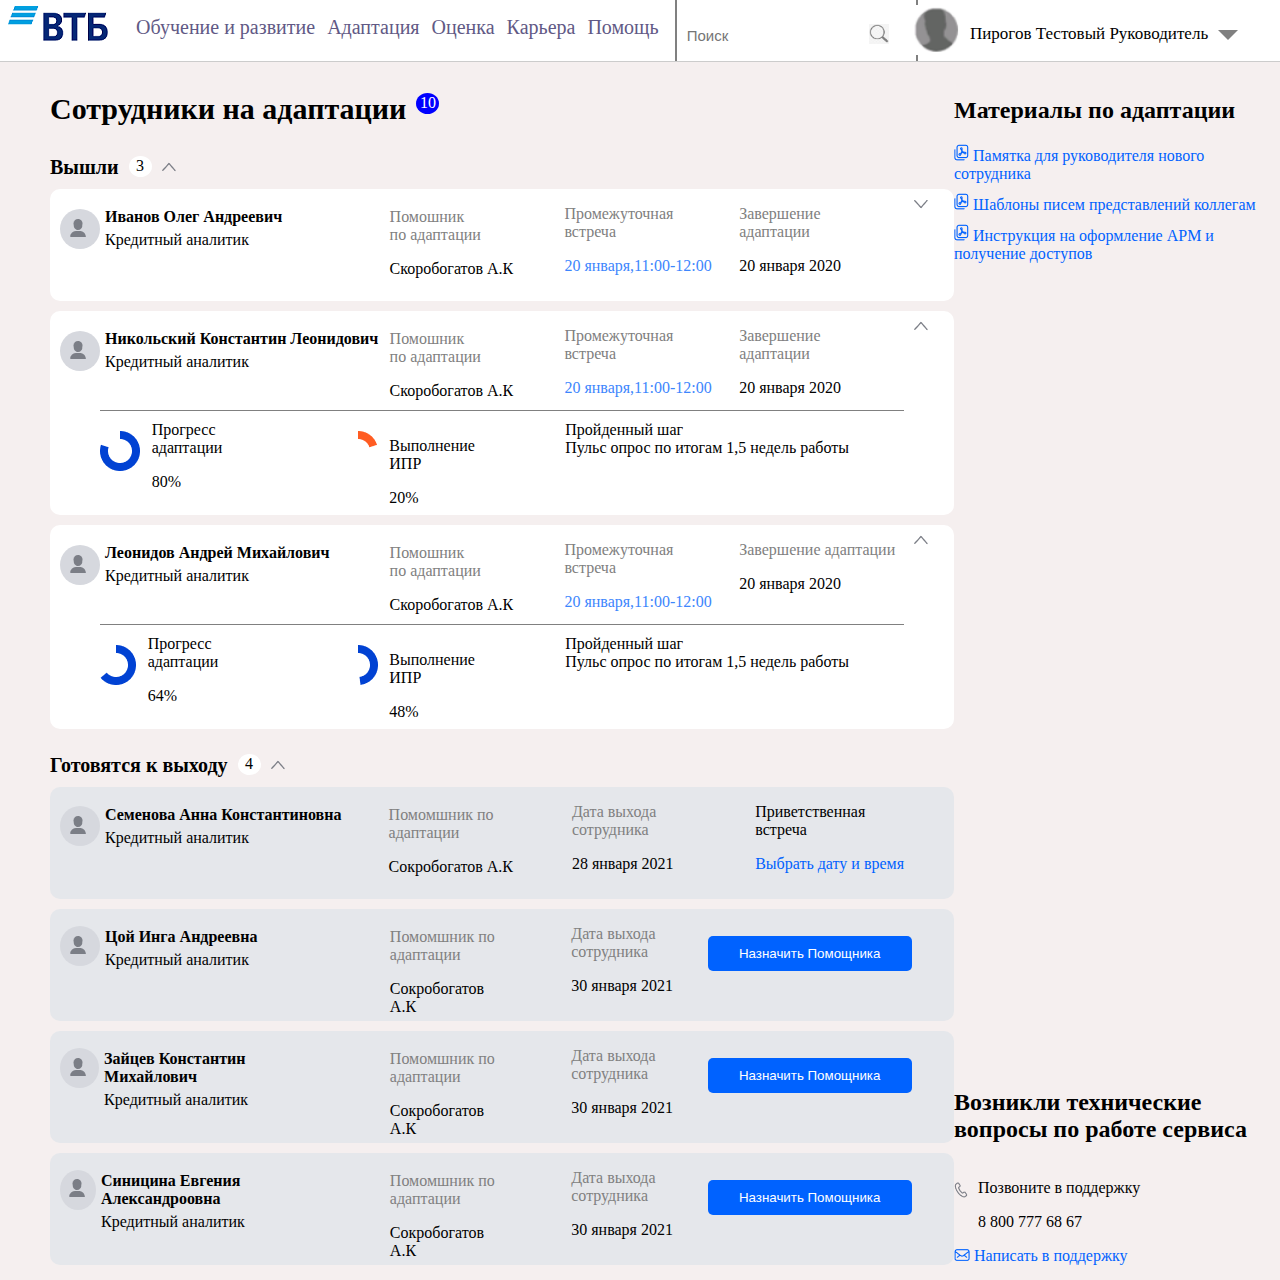
<file: index.html>
<!DOCTYPE html>
<html lang="en">
<head>
    <meta charset="UTF-8">
    <meta name="viewport" content="width=device-width, initial-scale=1.0">
    <link rel="stylesheet" href="./styles.css">
    <title>ВТБ</title>
</head>
<body>
    <div class="container">
        <header class="header">
            <div class="logo"></div>
            <div class="nav_container">
                <nav>
                    <ul class="menu">
                        <li class="menu_item">
                            <a class="menu_item_link">Обучение и развитие</a>
                        </li>
                        <li class="menu_item">
                            <a class="menu_item_link">Адаптация</a>
                        </li>
                        <li class="menu_item">
                            <a class="menu_item_link">Оценка</a>
                        </li>
                        <li class="menu_item">
                            <a class="menu_item_link">Карьера</a>
                        </li>
                        <li class="menu_item">
                            <a class="menu_item_link">Помощь</a>
                        </li>
                    </ul>
                </nav>
            </div>
            <div class="search_bar">
                <div style="display: flex;">
                    <input type="text" class="search_bar_input" placeholder="Поиск"/>
                    <img src="./img/search.png" width="20px" height="20px" class="search_icon"/>
                </div>
            </div>
            <div class="user_section">
                    <img class="user_image" alt="uaer_image" src="./img/profile.png"/>
                    <p class="user_name">Пирогов Тестовый Руководитель</p>
                    <div class="triangle"></div>
            </div>
        </header>
        <main class="blocks_wrapper">
            <!-- Левый блок-->
        <div class="left_block">
            <!-- Адаптация-->
            <section class="staff">
                <h3>Сотрудники на адаптации</h3>
                <div class="num_value">10</div>
            </section>
            <!-- Конец Адаптация-->
            <!-- Количество-->
            <div class="working_staff_amount">
                <span class="working_stuff_vishli">Вышли</span>
                <div class="working_staff_amount_number">3</div>
                <div class="working_staff_amount_arrow"></div>
            </div>
            <!--Конец Количество-->
            <!--Вышли-->
            <section class="working_staff">
                <div class="working_staff_person shorter">
                    <div class="working_staff_person_inner">
                        <div class="working_staff_person_image_bg">
                            <img class="working_staff_person_image" src="./img/profilepic.png" width="16px" height="18px"/>
                        </div>
                        <div>
                            <h4 class="working_staff_person_name">Иванов Олег Андреевич</h4>
                            <p class="working_staff_person_job">Кредитный аналитик</p>
                        </div>
                    </div>
                    <div class="working_staff_person_helper">
                        <p>Помошник <br>по адаптации</p>
                        <span>Скоробогатов А.К</span>
                    </div>
                    <div class="working_staff_person_meeting">
                        <p>Промежуточная <br>встреча</p>
                        <span>20 января,11:00-12:00</span>
                    </div>
                    <div class="working_staff_person_end">
                        <p>Завершение <br>адаптации</p>
                        <span>20 января 2020</span>
                    </div>
                    <div class="working_staff_person_toggle arrow_down"></div>
                </div>
                <div class="working_staff_person_opened longer">
                    <div class="working_staff_person_wrapper">
                        <div class="working_staff_person_inner">
                            <div class="working_staff_person_image_bg">
                                <img class="working_staff_person_image" src="./img/profilepic.png" width="16px" height="18px"/>
                            </div>
                            <div>
                                <h4 class="working_staff_person_name">Никольский Константин Леонидович</h4>
                                <p class="working_staff_person_job">Кредитный аналитик</p>
                            </div>
                        </div>
                        <div class="working_staff_person_helper">
                            <p>Помошник <br>по адаптации</p>
                            <span>Скоробогатов А.К</span>
                        </div>
                        <div class="working_staff_person_meeting">
                            <p>Промежуточная <br>встреча</p>
                            <span>20 января,11:00-12:00</span>
                        </div>
                        <div class="working_staff_person_end">
                            <p>Завершение <br>адаптации</p>
                            <span>20 января 2020</span>
                        </div>
                        <div class="working_staff_person_toggle arrow_up"></div>
                    </div>
                    <div class="horizontal_line">
                    </div>
                    <div class="working_staff_person_progress_block">
                        <div class="working_staff_person_progress_adaptation">
                            <img src="./img/80.png" class="progress_line_first"/>
                            <div>
                                <p class="adaptation_text">Прогресс адаптации</p>
                                <span>80%</span>
                            </div>
                        </div>
                        <div class="working_staff_person_progress_adaptation">
                            <img src="./img/20.png" class="progress_line_second"/>
                            <div class="working_staff_person_progress_IPR">
                                <p>Выполнение ИПР</p>
                                <span>20%</span>
                            </div>
                        </div>
                        <div class="working_staff_person_progress_steps">
                            <div>Пройденный шаг</div>
                            <div>Пульс опрос по итогам 1,5 недель работы</div>
                        </div>
                    </div>
                </div>
                <div class="working_staff_person_opened longer">
                    <div class="working_staff_person_wrapper">
                        <div class="working_staff_person_inner">
                            <div class="working_staff_person_image_bg">
                                <img class="working_staff_person_image" src="./img/profilepic.png" width="16px" height="18px"/>
                            </div>
                            <div>
                                <h4 class="working_staff_person_name">Леонидов Андрей Михайлович</h4>
                                <p class="working_staff_person_job">Кредитный аналитик</p>
                            </div>
                        </div>
                        <div class="working_staff_person_helper">
                            <p>Помошник <br>по адаптации</p>
                            <span>Скоробогатов А.К</span>
                        </div>
                        <div class="working_staff_person_meeting">
                            <p>Промежуточная <br>встреча</p>
                            <span>20 января,11:00-12:00</span>
                        </div>
                        <div class="working_staff_person_end">
                            <p>Завершение адаптации</p>
                            <span>20 января 2020</span>
                        </div>
                        <div class="working_staff_person_toggle arrow_up"></div>
                    </div>
                    <div class="horizontal_line">
                    </div>
                    <div class="working_staff_person_progress_block">
                    <div class="working_staff_person_progress_adaptation">
                        <img src="./img/64.png" class="progress_line_first"/>
                        <div>
                            <p class="adaptation_text">Прогресс адаптации</p>
                            <span>64%</span>
                        </div>
                    </div>
                    <div class="working_staff_person_progress_adaptation">
                        <img src="./img/48.png" class="progress_line_second"/>
                        <div class="working_staff_person_progress_IPR">
                            <p>Выполнение ИПР</p>
                            <span>48%</span>
                        </div>
                    </div>
                    <div class="working_staff_person_progress_steps">
                        <div>Пройденный шаг</div>
                        <div>Пульс опрос по итогам 1,5 недель работы</div>
                    </div>
                </div>
            </div>
        </section>
        <!--Конец Вышли-->
        <!-- Количество-->
        <div class="working_staff_amount top_otstup">
            <span class="working_stuff_vishli">Готовятся к выходу</span>
            <div class="working_staff_amount_number">4</div>
            <div class="working_staff_amount_arrow"></div>
        </div>
        <!--Конец Количество-->
        <!--Готовятся к выходу-->
        <section class="preparing_stuff">
            <div class="preparing_stuff_inner">
                <div class="preparing_stuff_person">   
                    <div class="preparing_stuff_person_name">
                        <div class="working_staff_person_image_bg">
                            <img class="working_staff_person_image" src="./img/profilepic.png" width="16px" height="18px"/>
                        </div>
                        <div>
                            <h4 class="preparing_staff_person_name">Семенова Анна Константиновна</h4>
                            <p class="preparing_staff_person_job">Кредитный аналитик</p>
                        </div>
                    </div>
                    <div class="preparing_stuff_person_helper" style="padding-left: 0px">
                        <p>Помомшник по адаптации</p>
                        <span>Сокробогатов А.К</span>
                    </div>
                    <div class="preparing_stuff_person_date" style="padding-left: 0px">
                        <p>Дата выхода сотрудника</p>
                        <span>28 января 2021</span>
                    </div>
                    <div class="preparing_stuff_person_meeting">
                        <p>Приветственная встреча</p>
                        <a style="color:#0062FF; cursor:pointer;">Выбрать дату и время</a>
                    </div>
                </div>
                <div class="preparing_stuff_person">   
                    <div class="preparing_stuff_person_name">
                        <div class="working_staff_person_image_bg">
                            <img class="working_staff_person_image" src="./img/profilepic.png" width="16px" height="18px"/>
                        </div>
                        <div>
                            <h4 class="preparing_staff_person_name">Цой Инга Андреевна</h4>
                            <p class="preparing_staff_person_job">Кредитный аналитик</p>
                        </div>
                    </div>
                    <div class="preparing_stuff_person_helper">
                        <p>Помомшник по адаптации</p>
                        <span>Сокробогатов А.К</span>
                    </div>
                    <div class="preparing_stuff_person_date">
                        <p>Дата выхода сотрудника</p>
                        <span>30 января 2021</span>
                    </div>
                    <div class="preparing_stuff_person_meeting">
                        <button>Назначить Помощника</button>
                    </div>
                </div>
                <div class="preparing_stuff_person">   
                    <div class="preparing_stuff_person_name">
                        <div class="working_staff_person_image_bg">
                            <img class="working_staff_person_image" src="./img/profilepic.png" width="16px" height="18px"/>
                        </div>
                        <div>
                            <h4 class="preparing_staff_person_name">Зайцев Константин Михайлович</h4>
                            <p class="preparing_staff_person_job">Кредитный аналитик</p>
                        </div>
                    </div>
                    <div class="preparing_stuff_person_helper">
                        <p>Помомшник по адаптации</p>
                        <span>Сокробогатов А.К</span>
                    </div>
                    <div class="preparing_stuff_person_date">
                        <p>Дата выхода сотрудника</p>
                        <span>30 января 2021</span>
                    </div>
                    <div class="preparing_stuff_person_meeting">
                        <button>Назначить Помощника</button>
                    </div>
                </div>
                <div class="preparing_stuff_person">   
                    <div class="preparing_stuff_person_name">
                        <div class="working_staff_person_image_bg">
                            <img class="working_staff_person_image" src="./img/profilepic.png" width="16px" height="18px"/>
                        </div>
                        <div>
                            <h4 class="preparing_staff_person_name">Синицина Евгения Александроовна</h4>
                            <p class="preparing_staff_person_job">Кредитный аналитик</p>
                        </div>
                    </div>
                    <div class="preparing_stuff_person_helper">
                        <p>Помомшник по адаптации</p>
                        <span>Сокробогатов А.К</span>
                    </div>
                    <div class="preparing_stuff_person_date">
                        <p>Дата выхода сотрудника</p>
                        <span>30 января 2021</span>
                    </div>
                    <div class="preparing_stuff_person_meeting">
                        <button>Назначить Помощника</button>
                    </div>
                </div>
            </div>
        </section>
        <!-- Конец Готовятся к выходу-->
    </div>
    <!-- Конец Левый блок-->
    <!--Правый блок-->
    <div class="right_block">
        <h2 class="right_block_header">Материалы по адаптации</h2>
        <div class="adaptation_materials">
            <div class="adaptation_materials_links">
                <div>
                    <img src="./img/link.png"/>
                    <a class="link_somewhere" href="/">Памятка для руководителя нового сотрудника</a>
                </div>
                <div>
                    <img src="./img/link.png"/>
                    <a class="link_somewhere" href="/">Шаблоны писем представлений коллегам</a>
                </div>
                <div>
                    <img src="./img/link.png"/>
                    <a class="link_somewhere" href="/">Инструкция на оформление АРМ и получение доступов</a>
                </div>
            </div>
            <div class="questions">
                <h2>Возникли технические вопросы по работе сервиса</h2>
                <div>
                    <div class="call">
                        <img src="./img/Phone.png" alt="phone" widh="14px" height="16px"/>
                        <div>
                            <p>Позвоните в поддержку</p>
                            <p>8 800 777 68 67</p>
                        </div>
                    </div>
                    <div class="support">
                        <img src="./img/letter.png" alt="letter"/>
                        <a href="/">Написать в поддержку</a>
                    </div>
                </div>
            </div>
        </div>
    </div>
    <!-- Конец Правый блок-->
    </main>
    </div>
</body>
</html>
</file>
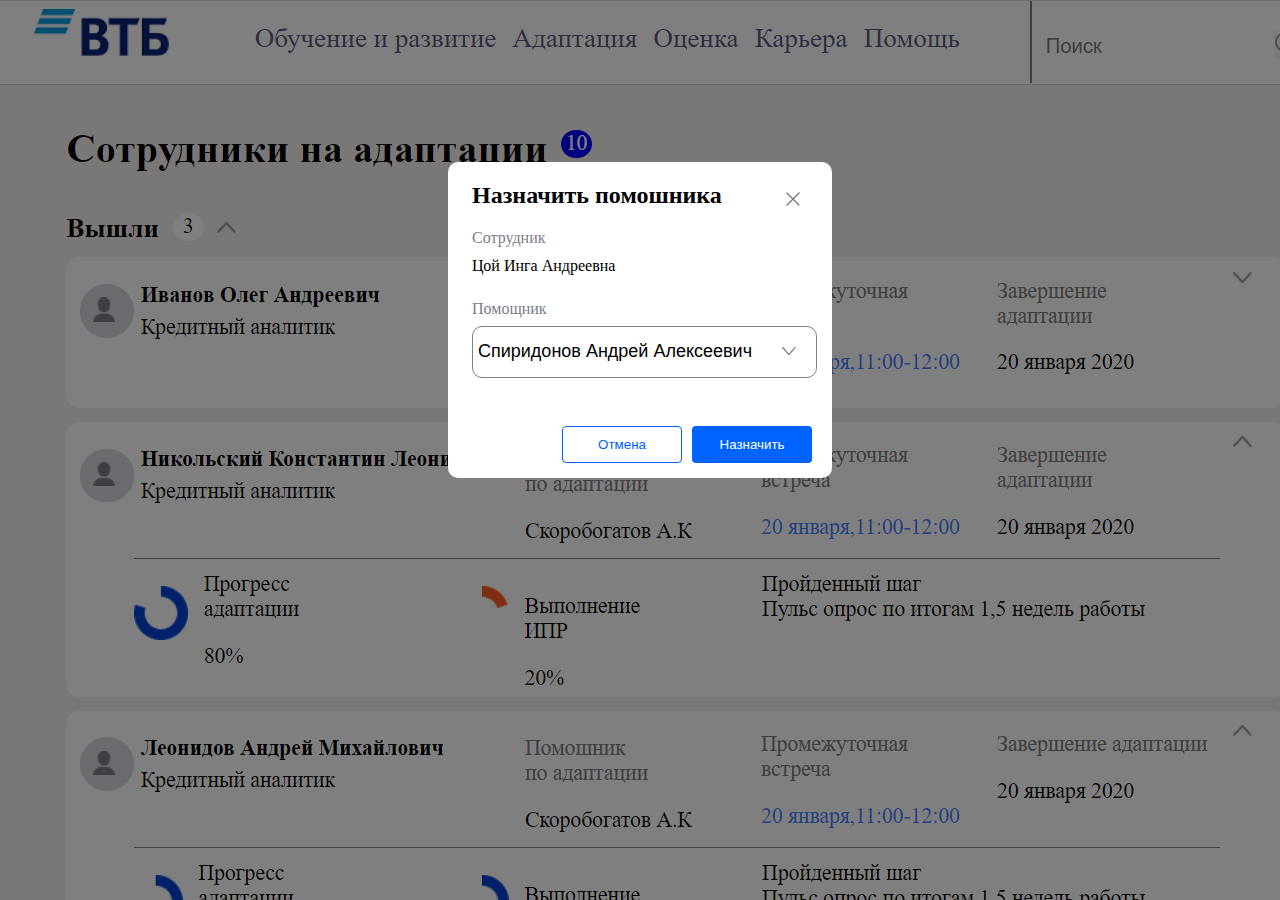
<file: modal.html>
<!DOCTYPE html>
<html lang="en">
<head>
    <meta charset="UTF-8">
    <meta name="viewport" content="width=device-width, initial-scale=1.0">
    <link rel="stylesheet" href="./modals.css">
    <title>Modal</title>
</head>
<body>
    <div class="wrapper">
        <div class="modal_bg">
            <div class="modal_wrapper">
                <header class="modal_header">
                    <div class="make_helper">
                        <h2>Назначить помошника</h2>
                        <div class="close"></div>
                    </div>
                </header>
                <section class="modal_body">
                    <div class="staff">Сотрудник</div>
                    <div class="staff_name">Цой Инга Андреевна</div>
                    <label class="staff_helper">Помощник</label>
                    <div class="select_person">
                        <input type="text" value="Спиридонов Андрей Алексеевич" class="choose"/>
                        <div class="toggle_list"></div>
                    </div>
                </section>
                <footer class="modal_footer">
                    <button class="button_cancel">Отмена</button>
                    <button class="button_save">Назначить</button>
                </footer>
            </div>
        </div>
    </div>
</body>
</html>
</file>
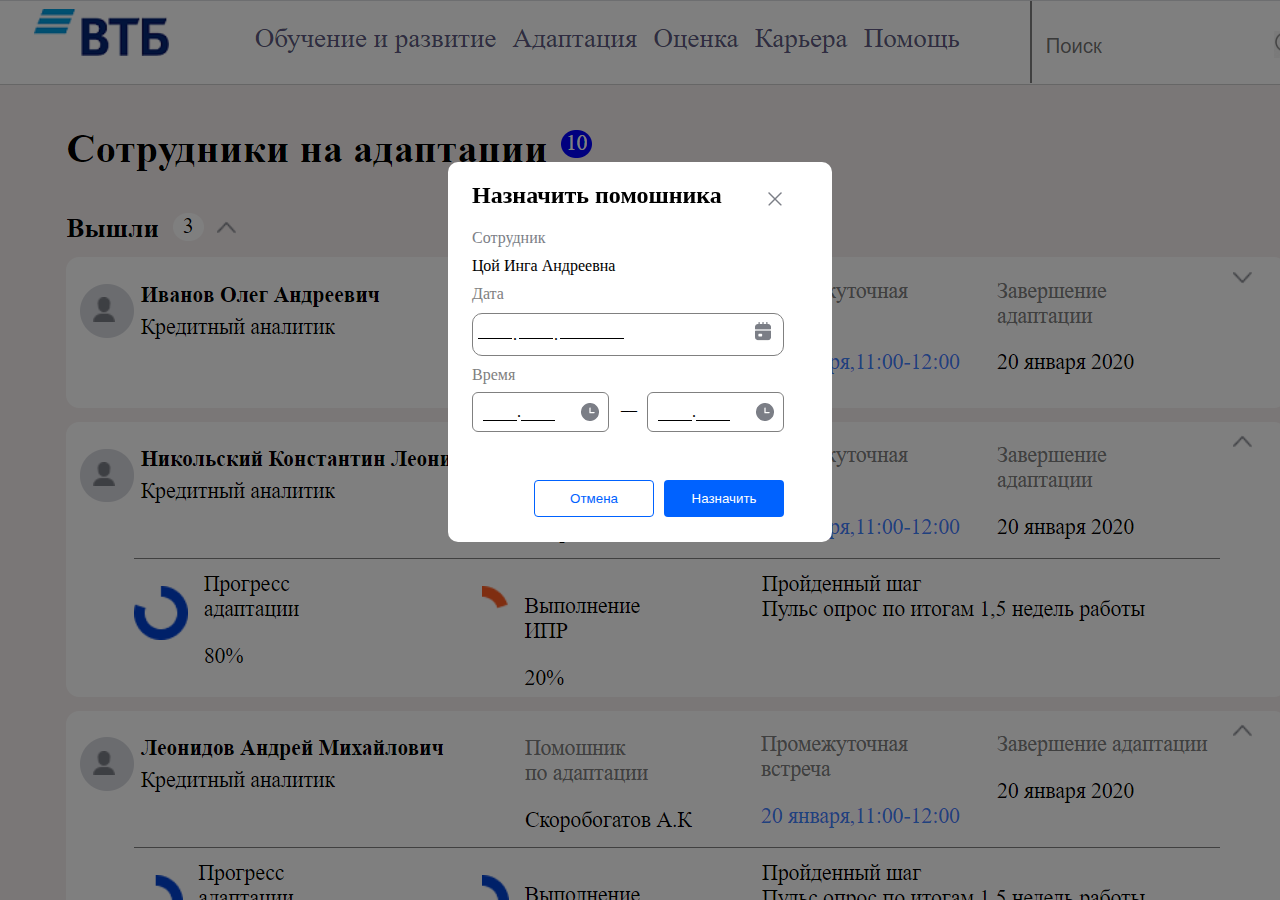
<file: modal2.html>
<!DOCTYPE html>
<html lang="en">
<head>
    <meta charset="UTF-8">
    <meta name="viewport" content="width=device-width, initial-scale=1.0">
    <link rel="stylesheet" href="./modals.css">
    <title>Modal</title>
</head>
<body>
    <div class="wrapper">
        <div class="modal_bg">
            <div class="modal_wrapper_2">
                <header class="modal_header">
                    <div class="make_helper">
                        <h2>Назначить помошника</h2>
                        <div class="close_2"></div>
                    </div>
                </header>
                <section class="modal_body">
                    <div class="staff">Сотрудник</div>
                    <div class="staff_name">Цой Инга Андреевна</div>
                    <div>
                        <form>
                            <div class="form_date">
                                <div class="date_label">Дата</div>
                                <div class="choose_date">
                                    <input type="text" class="choose_date_day" maxlength="2"/>
                                    <label for="" class="point">.</label>
                                    <input type="text" class="choose_date_month" maxlength="2"/>
                                    <label for="" class="point_2">.</label>
                                    <input type="text" class="choose_date_year" maxlength="4"/>
                                    <img src="./img/calendar.png" width="16px" height="20px"class="calendar_icon"/>
                                </div>
                            </div>
                            <div>
                                <label class="form_time_label">Время</label>
                                <div class="form_time">
                                    <div class="time_from">
                                        <input type="text" class="choose_time_from_hours" maxlength="2"/>
                                        <label for="" class="point_between_1">.</label>
                                        <input type="text" class="choose_time_from_minutes" maxlength="2"/>
                                        <img src="./img/time.png" class="time_icon_1"/>
                                    </div>
                                    <span class="interval_sign">__</span>
                                    <div class="time_to">
                                        <input type="text" class="choose_time_to_hours" maxlength="2"/>
                                        <label for="" class="point_between_2">.</label>
                                        <input type="text" class="choose_time_to_minutes" maxlength="2"/>
                                        <img src="./img/time.png" class="time_icon_2"/>
                                    </div>
                                </div>
                            </div>
                        </form>
                    </div>
                </section>
                <footer class="modal_footer">
                    <button class="button_cancel">Отмена</button>
                    <button class="button_save_2">Назначить</button>
                </footer>
            </div>
        </div>
    </div>
</body>
</html>
</file>
<file: styles.css>
body {
    margin:0;
    padding: 0;
}
.header {
    border-bottom: 1px solid #ccc;
    height: 61px;
    display: flex;
    justify-content: space-around;
}
.logo {
    background-image: url(./img/logo.png);
    width: 100px;
    height: 35px;
    background-size: cover;
    display: block;
    margin-top: 6px;
    cursor: pointer;
}
.menu {
    display: flex;
    list-style-type: none;
    padding: 0;
}
.menu_item {
    font-size: 20px;
    color: #615985;
    margin-left: 12px;
}
.menu_item:hover {
    border-bottom: 2px solid darkblue;
}
.menu_item_link {
    cursor: pointer;
}
.search_bar {
    border-right: 2px solid grey;
    border-left: 2px solid grey;
}
.search_bar_input {
    border: none;
    margin-top: 9%;
    font-size: 15px;
    margin-left: 5px;
    width: 72%;
    padding: 5px;
}
.search_bar_input:focus{
    border: none;
    outline: none;
}
.search_icon {
    margin-top: 10%;
    margin-left: 5px;cursor: pointer;
}
.user_section {
    display: flex;
}
.user_image {
    width: 64px;
    height: 50px;
    margin-top: 5px;
    margin-left: -10%
}
.user_name {
    margin-top: 7%;
    margin-left: 6px;
    font-size: 17px;
}
.left_block {
    width: 80%;
}
.right_block {
    width: 30%;
    position: relative;
}
.blocks_wrapper {
    display: flex;
    background-color: rgb(245, 239, 239);
    padding-left: 50px;
    padding-bottom: 15px;
}
.staff {
    display: flex;
}
.staff h3 {
    font-size: 30px;
}
.num_value {
    margin-left: 10px;
    width: 23px;
    height: 20px;
    background: blue;
    border-radius: 50%;
    text-align: center;
    color: white;
    margin-top: 3.4%;
    padding-top: 1px;
    vertical-align: unset
}
.working_staff_amount {
    display: flex;
}
.working_staff_amount_number {
    margin-left: 10px;
    width: 23px;
    height: 20px;
    background: white;
    border-radius: 50%;
    text-align: center;
    color: black;
    padding-top: 1px;
    vertical-align: unset
}
.working_stuff_vishli {
    font-size: 20px;
    font-weight: bold;
}
.working_staff_amount_arrow {
    background-image: url(./img/up.png);
    width: 100px;
    background-repeat: no-repeat;
    margin-left: 10px;
    margin-top: 6px;
    cursor: pointer;
}
.working_staff_person:nth-child(1) {
    margin-top: 10px;
}
.working_staff_person {
    width: 904px;
    background-color: white;
    border-radius: 10px;
    display: grid;
    grid-template-columns: 2fr 1fr 1fr 1fr 0.1fr;
    grid-gap: 10px;
    margin-bottom: 10px;
}
.working_staff_person_opened {
    width: 904px;
    background-color: white;
    border-radius: 10px;
    margin-bottom: 10px;
}
.working_staff_person_wrapper {
    grid-template-columns: 2fr 1fr 1fr 1fr 0.1fr;
    grid-gap: 10px;
    display: grid;
}
.shorter {
    height: 112px;
}
.longer {
    height: 204px;
}
.working_staff_person_inner {
    display: flex;
    /* border: 1px solid green; */
}
.working_staff_person_image_bg {
    width: 40px;
    height: 40px;
    background-color: #D6D8DE;
    border-radius: 50%;
    margin-top: 6%;
    margin-left: 10px;
}
.working_staff_person_progress_block {
    display: grid;
    grid-template-columns: 1fr 1fr 2fr;
    grid-gap: 7%;
}
.working_staff_person_name, .preparing_staff_person_name {
    margin-top: 19px;
    margin-left: 5px;
    margin-bottom: 5px;
}
.working_staff_person_job, .preparing_staff_person_job {
    margin-top: 0;
    margin-left: 5px;
    margin-bottom: 0;
}
.working_staff_person_meeting span{
    color: #3D86FD;
}
.working_staff_person_helper p, .preparing_stuff_person_helper p {
    margin-top: 19px;
    color: grey;
}
.working_staff_person_meeting p {
    color: grey;
}
.working_staff_person_end p{
    color: grey;
}
.arrow_down {
    background-image: url(./img/down.png);
    width: 40px;
    height: 40px;
    background-repeat: no-repeat;
    margin-top: 10px;
    cursor: pointer;
}
.arrow_up {
    background-image: url(./img/up.png);
    width: 40px;
    height: 40px;
    background-repeat: no-repeat;
    margin-top: 10px;
    cursor: pointer;
}
.working_staff_person_progress_adaptation {
    display: grid;
    grid-template-columns: 1fr 2fr;
    grid-gap: 6%;
}
.progress_line_first, .progress_line_second {
    margin-left: 50px;
    margin-top: 10px;
}
.adaptation_text {
    margin-top: 0;
}
.horizontal_line {
    margin-top: 18px;
    margin-bottom: 16px;
    width: 89%;
    border-bottom: 1px solid grey;
    margin: 10px auto;
}
.working_staff_person_image {
    margin-top: 25%;
    margin-left: 25%;
}
.top_otstup {
    margin-top: 25px;
}
.preparing_stuff_person {
    width: 904px;
    height: 112px;
    background-color: #E5E7EB;
    border-radius: 10px;
    margin-top: 10px;
    grid-template-columns: 2fr 1fr 1fr 1fr 0.1fr;
    grid-gap: 28px;
    display: grid;
}
.preparing_stuff_person_name {
    display: flex;
}
.preparing_stuff_person_date p {
    color: grey;
}
.preparing_stuff_person_meeting button {
    background-color: #0062FF;
    color: white;
    text-align: center;
    margin-top: 13%;
    border: none;
    border-radius: 5px;
    padding: 10px 24px;
    width: 204px;
    cursor: pointer;
}
.preparing_stuff_person_helper {
    padding-left: 25px;
}
.preparing_stuff_person_helper:nth-child(1) {
    padding-left: 0px;
}
.preparing_stuff_person_date {
    padding-left: 35px;
}
.right_block_header {
    margin-top: 35px;
}
.adaptation_materials_links div {
    margin-bottom: 10px;
}
.link_somewhere, .support a {
    color: #0062FF;
    text-decoration: none;
}
.questions {
    position: absolute;
    bottom: 0;
}
.call {
    display: flex;
}
.call img {
    margin-right: 10px;
    margin-top: 19px;
}
.triangle {
    width: 0; 
    height: 0; 
    border-left: 10px solid transparent;
    border-right: 10px solid transparent;
    margin-top: 30px;
    margin-left: 10px;
    border-top: 10px solid grey;
    cursor: pointer;
}
</file>
<file: modals.css>
body {
    margin: 0;
    padding: 0;
}
.wrapper {
    background-image: url(./img/background.png);
    background-repeat: no-repeat;
    width: 100vw;
    height: 100vh;
}
.modal_bg {
    position: fixed;
    top: 0;
    left: 0;
    right: 0;
    bottom: 0;
    background-color: rgb(0,0,0,0.5);
}
.modal_wrapper {
    width: 384px;
    height: 316px;
    margin: 162px auto;
    background-color: white;
    border-radius: 10px;
}
.modal_wrapper_2 {
    width: 384px;
    height: 380px;
    margin: 162px auto;
    background-color: white;
    border-radius: 10px;
}
.modal_header {
    padding-top: 20px;
}
.make_helper {
    position: relative;
    margin-left: 0;
}
.close {
    position: absolute;
    right: 9%;
    top: 10px;
    background-image: url(./img/close.png);
    width: 14px;
    height: 14px;
    cursor: pointer;
}
.close_2 {
    position: absolute;
    right: 14%;
    top: 10px;
    background-image: url(./img/close.png);
    width: 14px;
    height: 14px;
    cursor: pointer; 
}
.modal_header, .modal_body, .modal_footer {
    padding-left: 24px;
}
.staff {
    margin-top: 16px;
    color: #7B7E86;
    font-size: 16px;
}
.staff_name {
    margin-top: 10px;
}
.staff_helper {
    display: block;
    margin-top: 25px;
    margin-bottom: 8px;
    color: #7B7E86;
}
.choose {
    width: 336px;
    height: 40px;
    padding-bottom: 5px;
    padding-top: 5px;
    font-size: 18px;
    border-radius: 10px;
    border: 1px solid grey;
    padding-left: 5px;
}
.choose:focus {
    outline: none;
}
.modal_footer {
    margin-top: 48px;
    display: flex;
    justify-content: flex-end;
}
.button_cancel {
    padding: 10px;
    margin-right: 10px;
    border-radius: 4px;
    border:1px solid #0062FF;
    color: #0062FF;
    background-color: white;
    cursor: pointer;
    width: 120px;
}
.button_cancel:focus, .button_save:focus, .button_save_2 {
    outline: none;
}
.button_save {
    margin-right: 20px;
    border-radius: 4px;
    background-color: #0062FF;
    color: white;
    border: none;
    cursor: pointer;
    width: 120px;
}
.button_save_2 {
    margin-right: 48px;
    border-radius: 4px;
    background-color: #0062FF;
    color: white;
    border: none;
    cursor: pointer;
    width: 120px
}
.make_helper h2 {
    margin-top: 0;
}
.select_person {
    position: relative;
}
.toggle_list {
    background-image: url(./img/down.png);
    width: 14px;
    height: 10px;
    position: absolute;
    top: 20px;
    right: 10%
}
/* Modal form body*/
.form_time {
    display:grid;
    grid-template-columns: 1fr 0.1fr 1fr 2fr;
    grid-gap: 10px;
    margin-top: 8px;
}
.choose_date {
    border: 1px solid grey;
    border-radius: 10px;
    margin-top: 10px;
    width: 300px;
    display: flex;
    height: 20px;
    padding: 5px;
    position: relative;
    padding-bottom: 16px;
}
.date_label {
    margin-top: 10px;
    color: grey;
}
.calendar_icon {
    position: absolute;
    right: 12px;
    top: 7px;
    cursor: pointer;
}
.choose_date_day {
    width: 30px;
    border: none;
    outline: none;
    border-bottom: 1px solid black;
    margin-right: 7px;
    padding-bottom: 0;
}
.choose_date_month {
    width: 30px;
    border: none;
    outline: none;
    border-bottom: 1px solid black;
    margin-right: 7px;
    padding-bottom: 0;
}
.choose_date_year {
    width: 60px;
    border: none;
    outline: none;
    border-bottom: 1px solid black;
    padding-bottom: 0;
}
.point, .point_2 {
    position: absolute;
    bottom: 11px;
}
.point {
    left: 40px;
}
.point_2 {
    left: 81px;
}
.time_from {
    border: 1px solid grey;
    padding: 10px;
    display: flex;
    width: 115px;
    border-radius: 6px;
}
.time_to {
    display: flex;
    width: 115px;
    border: 1px solid grey;
    padding: 10px;
    border-radius: 6px;
}
.time_to input {
    width: 30px;
    border: none;
    border-bottom: 1px solid black;
    outline: none;
}
.time_from input {
    width: 30px;
    border: none;
    border-bottom: 1px solid black;
    outline: none;
}
.form_time_label {
    margin-top: 10px;
    color: grey;
    display: block;
}
.interval_sign {
    margin-top: 4px;
    margin-left: 2px
}
.time_icon_1, .time_icon_2 {
    margin-left: 26px;
    cursor: pointer;
}
</file>
